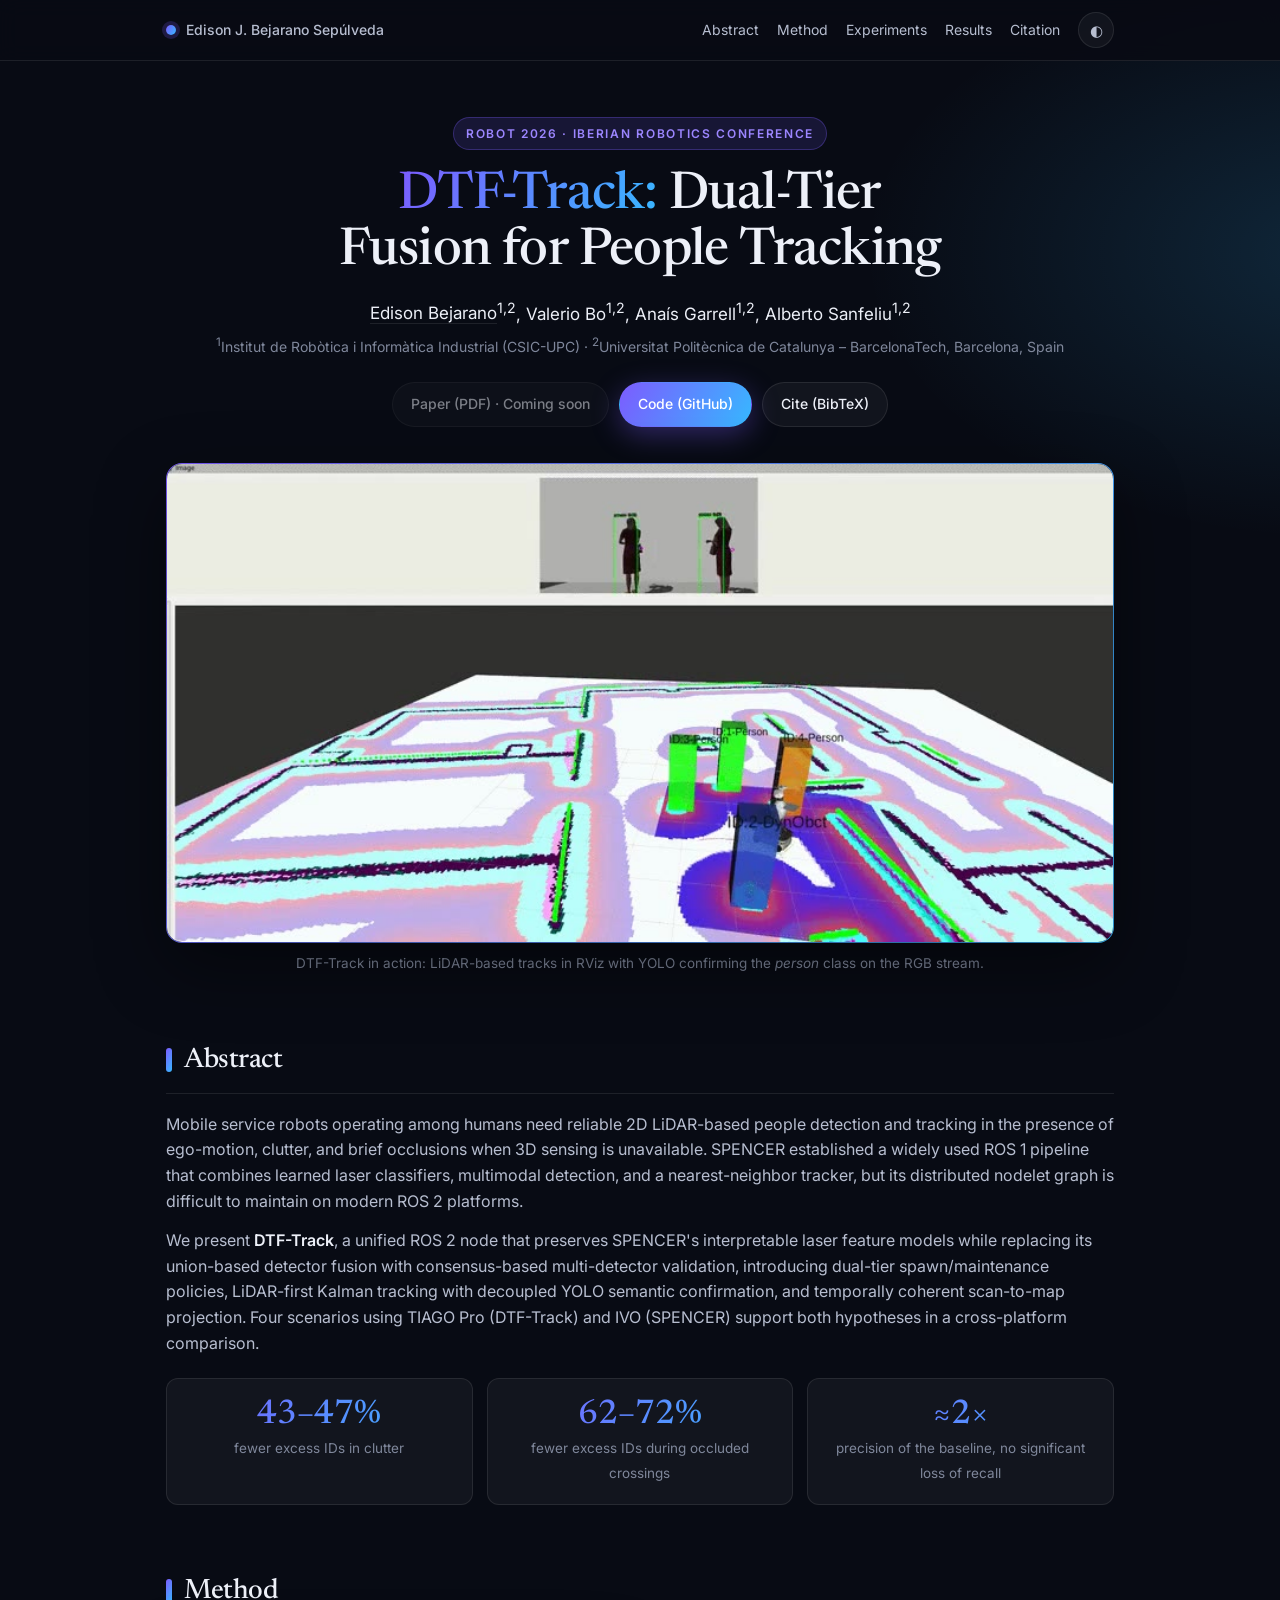
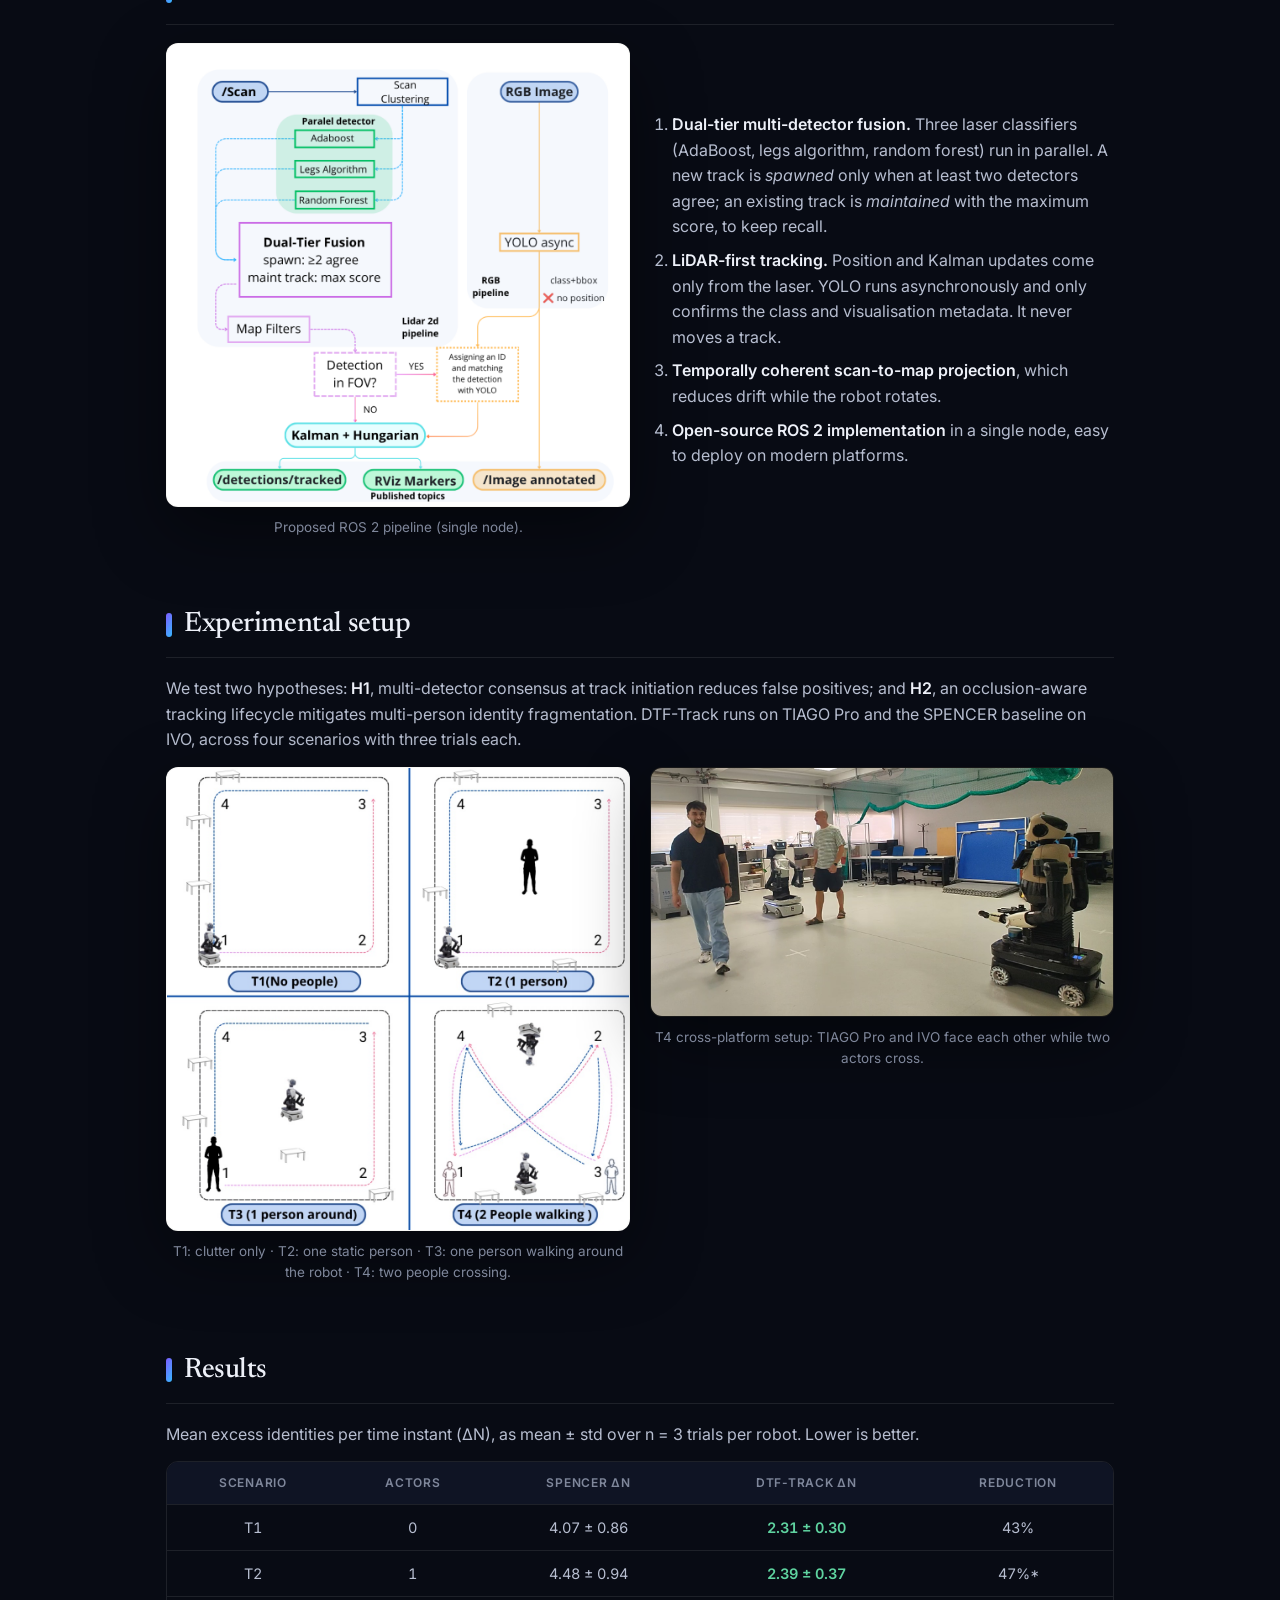
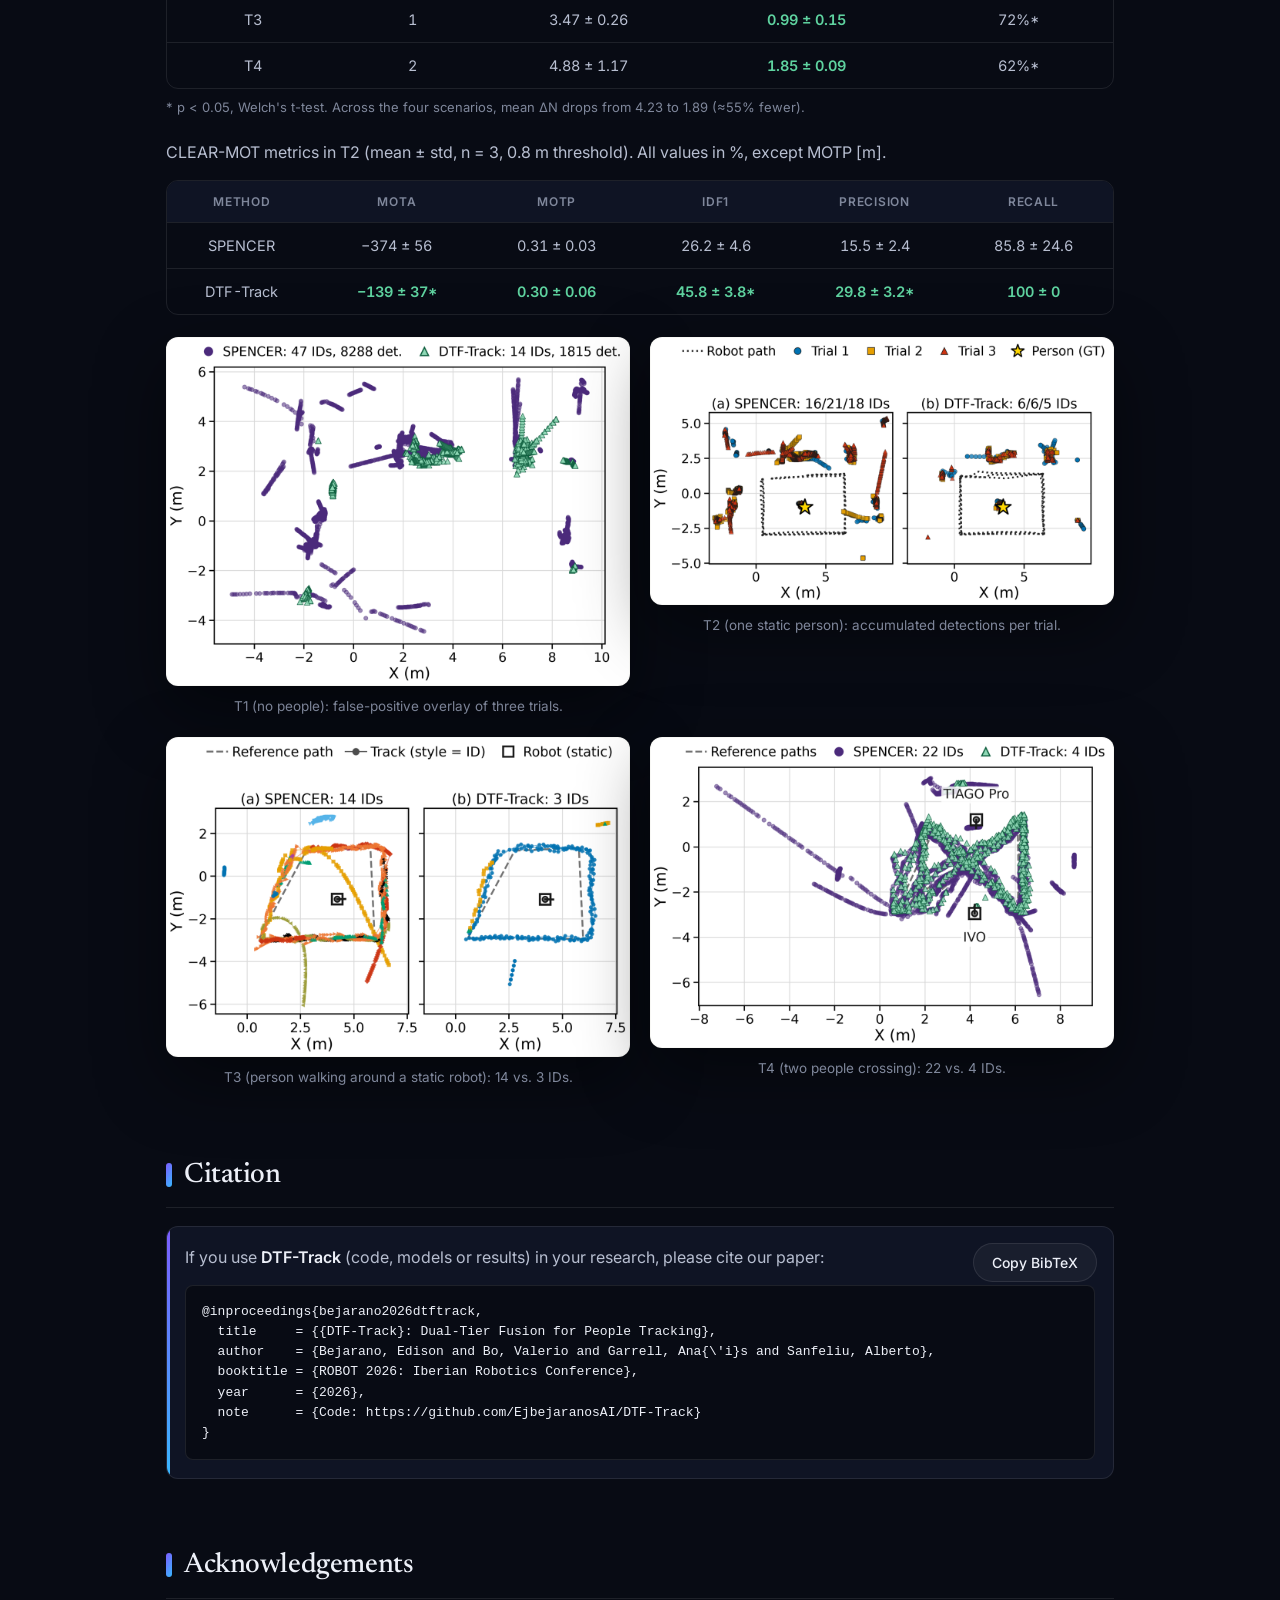
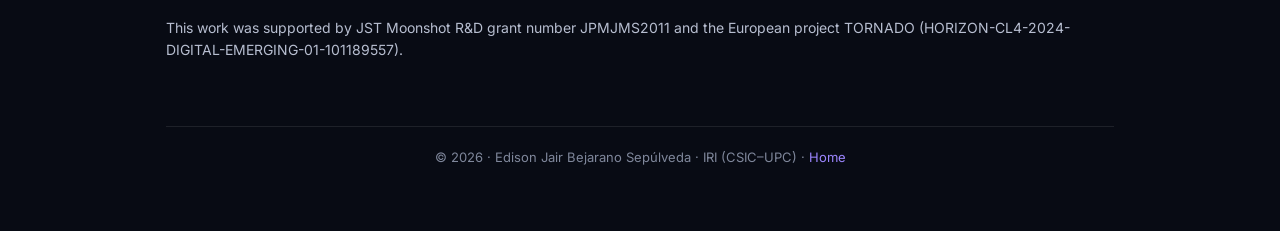
<file: dtf-track/index.html>
<!doctype html>
<html lang="en">
<head>
  <meta charset="utf-8" />
  <meta name="viewport" content="width=device-width,initial-scale=1" />
  <title>DTF-Track: Dual-Tier Fusion for People Tracking</title>
  <meta name="description" content="DTF-Track: a unified ROS 2 node for 2D-LiDAR people tracking with multi-detector consensus and LiDAR-first Kalman tracking. ROBOT 2026, Iberian Robotics Conference." />
  <meta property="og:title" content="DTF-Track: Dual-Tier Fusion for People Tracking" />
  <meta property="og:description" content="ROBOT 2026 · Iberian Robotics Conference · E. Bejarano, V. Bo, A. Garrell, A. Sanfeliu" />
  <meta property="og:image" content="https://ejbejaranosai.github.io/dtf-track/assets/pipeline.png" />

  <link rel="preconnect" href="https://fonts.googleapis.com" />
  <link rel="preconnect" href="https://fonts.gstatic.com" crossorigin />
  <link href="https://fonts.googleapis.com/css2?family=Inter:wght@400;500;600&family=Newsreader:ital,opsz,wght@0,6..72,400;0,6..72,500;1,6..72,400&display=swap" rel="stylesheet" />
  <link rel="stylesheet" href="/assets/site.css" />
  <link rel="stylesheet" href="/assets/project.css" />
  <script>try{var t=localStorage.getItem("theme");if(t)document.documentElement.dataset.theme=t;}catch(_){}</script>
</head>
<body>
  <div class="topbar">
    <div class="topbar-inner">
      <a class="back" href="/">Edison J. Bejarano Sepúlveda</a>
      <nav class="nav" aria-label="Sections">
        <a href="#abstract">Abstract</a>
        <a href="#method">Method</a>
        <a href="#experiments">Experiments</a>
        <a href="#results">Results</a>
        <a href="#citation">Citation</a>
        <button class="theme-toggle" type="button" id="themeToggle" aria-label="Toggle dark mode" title="Toggle dark mode">◐</button>
      </nav>
    </div>
  </div>

  <main class="wrap">
    <header class="hero">
      <div class="venue">ROBOT 2026 · Iberian Robotics Conference</div>
      <h1><span class="accent">DTF-Track:</span> Dual-Tier Fusion for People Tracking</h1>
      <div class="authors">
        <a href="../">Edison Bejarano</a><sup>1,2</sup>,
        Valerio Bo<sup>1,2</sup>,
        Anaís Garrell<sup>1,2</sup>,
        Alberto Sanfeliu<sup>1,2</sup>
      </div>
      <div class="affil">
        <sup>1</sup>Institut de Robòtica i Informàtica Industrial (CSIC-UPC) ·
        <sup>2</sup>Universitat Politècnica de Catalunya – BarcelonaTech, Barcelona, Spain
      </div>
      <div class="actions">
        <span class="btn disabled" title="Available once the proceedings are published">Paper (PDF) · Coming soon</span>
        <a class="btn primary" href="https://github.com/EjbejaranosAI/DTF-Track" target="_blank" rel="noopener">Code (GitHub)</a>
        <a class="btn" href="#citation">Cite (BibTeX)</a>
      </div>
    </header>

    <figure class="figure">
      <div class="hero-media"><div class="media">
        <video autoplay muted loop playsinline preload="metadata" poster="assets/demo_poster.jpg" aria-label="DTF-Track running on a robot: YOLO confirmation on RGB and LiDAR tracks in RViz">
          <source src="assets/demo.mp4" type="video/mp4" />
          <img src="assets/demo.gif" alt="DTF-Track demo" />
        </video>
      </div></div>
      <figcaption class="caption">DTF-Track in action: LiDAR-based tracks in RViz with YOLO confirming the <em>person</em> class on the RGB stream.</figcaption>
    </figure>

    <section class="reveal" id="abstract">
      <h2>Abstract</h2>
      <p>
        Mobile service robots operating among humans need reliable 2D LiDAR-based people detection and tracking in the presence of
        ego-motion, clutter, and brief occlusions when 3D sensing is unavailable. SPENCER established a widely used ROS&nbsp;1 pipeline
        that combines learned laser classifiers, multimodal detection, and a nearest-neighbor tracker, but its distributed nodelet graph
        is difficult to maintain on modern ROS&nbsp;2 platforms.
      </p>
      <p>
        We present <strong>DTF-Track</strong>, a unified ROS&nbsp;2 node that preserves SPENCER's interpretable laser feature models while
        replacing its union-based detector fusion with consensus-based multi-detector validation, introducing dual-tier spawn/maintenance
        policies, LiDAR-first Kalman tracking with decoupled YOLO semantic confirmation, and temporally coherent scan-to-map projection.
        Four scenarios using TIAGO Pro (DTF-Track) and IVO (SPENCER) support both hypotheses in a cross-platform comparison.
      </p>
      <div class="stats">
        <div class="stat"><b>43–47%</b><span>fewer excess IDs in clutter</span></div>
        <div class="stat"><b>62–72%</b><span>fewer excess IDs during occluded crossings</span></div>
        <div class="stat"><b>≈2×</b><span>precision of the baseline, no significant loss of recall</span></div>
      </div>
    </section>

    <section class="reveal" id="method">
      <h2>Method</h2>
      <div class="grid2" style="align-items:center">
        <figure class="figure white">
          <div class="media"><img src="assets/pipeline.png" alt="DTF-Track ROS 2 pipeline: scan clustering, three parallel detectors (AdaBoost, legs algorithm, random forest), dual-tier fusion, map filters, Kalman + Hungarian tracking, and an asynchronous YOLO branch that only confirms class" loading="lazy" /></div>
          <figcaption class="caption">Proposed ROS&nbsp;2 pipeline (single node).</figcaption>
        </figure>
        <div>
          <ol>
            <li><strong>Dual-tier multi-detector fusion.</strong> Three laser classifiers (AdaBoost, legs algorithm, random forest) run in parallel. A new track is <em>spawned</em> only when at least two detectors agree; an existing track is <em>maintained</em> with the maximum score, to keep recall.</li>
            <li><strong>LiDAR-first tracking.</strong> Position and Kalman updates come only from the laser. YOLO runs asynchronously and only confirms the class and visualisation metadata. It never moves a track.</li>
            <li><strong>Temporally coherent scan-to-map projection</strong>, which reduces drift while the robot rotates.</li>
            <li><strong>Open-source ROS&nbsp;2 implementation</strong> in a single node, easy to deploy on modern platforms.</li>
          </ol>
        </div>
      </div>
    </section>

    <section class="reveal" id="experiments">
      <h2>Experimental setup</h2>
      <p>
        We test two hypotheses: <strong>H1</strong>, multi-detector consensus at track initiation reduces false positives; and
        <strong>H2</strong>, an occlusion-aware tracking lifecycle mitigates multi-person identity fragmentation. DTF-Track runs on
        TIAGO Pro and the SPENCER baseline on IVO, across four scenarios with three trials each.
      </p>
      <div class="grid2">
        <figure class="figure white">
          <div class="media"><img src="assets/scenarios.jpg" alt="Four evaluation scenarios: T1 no people, T2 one static person, T3 one person walking around a static robot, T4 two people crossing between two robots" loading="lazy" /></div>
          <figcaption class="caption">T1: clutter only · T2: one static person · T3: one person walking around the robot · T4: two people crossing.</figcaption>
        </figure>
        <figure class="figure">
          <div class="media"><img src="assets/t4_setup.jpg" alt="Lab photo of scenario T4: two people cross between the TIAGO Pro and IVO robots facing each other" loading="lazy" /></div>
          <figcaption class="caption">T4 cross-platform setup: TIAGO Pro and IVO face each other while two actors cross.</figcaption>
        </figure>
      </div>
    </section>

    <section class="reveal" id="results">
      <h2>Results</h2>
      <p>Mean excess identities per time instant (ΔN), as mean ± std over n = 3 trials per robot. Lower is better.</p>
      <div class="table-wrap">
        <table>
          <thead><tr><th>Scenario</th><th>Actors</th><th>SPENCER ΔN</th><th>DTF-Track ΔN</th><th>Reduction</th></tr></thead>
          <tbody>
            <tr><td>T1</td><td>0</td><td>4.07 ± 0.86</td><td class="best">2.31 ± 0.30</td><td>43%</td></tr>
            <tr><td>T2</td><td>1</td><td>4.48 ± 0.94</td><td class="best">2.39 ± 0.37</td><td>47%*</td></tr>
            <tr><td>T3</td><td>1</td><td>3.47 ± 0.26</td><td class="best">0.99 ± 0.15</td><td>72%*</td></tr>
            <tr><td>T4</td><td>2</td><td>4.88 ± 1.17</td><td class="best">1.85 ± 0.09</td><td>62%*</td></tr>
          </tbody>
        </table>
      </div>
      <p class="note">* p &lt; 0.05, Welch's t-test. Across the four scenarios, mean ΔN drops from 4.23 to 1.89 (≈55% fewer).</p>

      <p style="margin-top:22px">CLEAR-MOT metrics in T2 (mean ± std, n = 3, 0.8 m threshold). All values in %, except MOTP [m].</p>
      <div class="table-wrap">
        <table>
          <thead><tr><th>Method</th><th>MOTA</th><th>MOTP</th><th>IDF1</th><th>Precision</th><th>Recall</th></tr></thead>
          <tbody>
            <tr><td>SPENCER</td><td>−374 ± 56</td><td>0.31 ± 0.03</td><td>26.2 ± 4.6</td><td>15.5 ± 2.4</td><td>85.8 ± 24.6</td></tr>
            <tr><td>DTF-Track</td><td class="best">−139 ± 37*</td><td class="best">0.30 ± 0.06</td><td class="best">45.8 ± 3.8*</td><td class="best">29.8 ± 3.2*</td><td class="best">100 ± 0</td></tr>
          </tbody>
        </table>
      </div>

      <div class="grid2" style="margin-top:22px">
        <figure class="figure white">
          <div class="media"><img src="assets/Fig4_T1.png" alt="T1 false-positive overlay: SPENCER 47 IDs and 8288 detections versus DTF-Track 14 IDs and 1815 detections" loading="lazy" /></div>
          <figcaption class="caption">T1 (no people): false-positive overlay of three trials.</figcaption>
        </figure>
        <figure class="figure white">
          <div class="media"><img src="assets/Fig5_T2.png" alt="T2 accumulated detections: SPENCER 16/21/18 IDs versus DTF-Track 6/6/5 IDs" loading="lazy" /></div>
          <figcaption class="caption">T2 (one static person): accumulated detections per trial.</figcaption>
        </figure>
        <figure class="figure white">
          <div class="media"><img src="assets/Fig6_T3.png" alt="T3 tracks: SPENCER 14 IDs versus DTF-Track 3 IDs while one person walks around the static robot" loading="lazy" /></div>
          <figcaption class="caption">T3 (person walking around a static robot): 14 vs. 3 IDs.</figcaption>
        </figure>
        <figure class="figure white">
          <div class="media"><img src="assets/Fig7_T4.png" alt="T4 trajectory comparison: SPENCER 22 IDs versus DTF-Track 4 IDs with two crossing actors" loading="lazy" /></div>
          <figcaption class="caption">T4 (two people crossing): 22 vs. 4 IDs.</figcaption>
        </figure>
      </div>
    </section>

    <section class="reveal" id="citation">
      <h2>Citation</h2>
      <div class="cite-box">
        <button class="btn copy" type="button" data-copy="#bib">Copy BibTeX</button>
        <p>If you use <strong>DTF-Track</strong> (code, models or results) in your research, please cite our paper:</p>
<pre id="bib">@inproceedings{bejarano2026dtftrack,
  title     = {{DTF-Track}: Dual-Tier Fusion for People Tracking},
  author    = {Bejarano, Edison and Bo, Valerio and Garrell, Ana{\'i}s and Sanfeliu, Alberto},
  booktitle = {ROBOT 2026: Iberian Robotics Conference},
  year      = {2026},
  note      = {Code: https://github.com/EjbejaranosAI/DTF-Track}
}</pre>
      </div>
    </section>

    <section class="reveal" id="ack">
      <h2>Acknowledgements</h2>
      <p style="font-size:14px">
        This work was supported by JST Moonshot R&amp;D grant number JPMJMS2011 and the European project TORNADO
        (HORIZON-CL4-2024-DIGITAL-EMERGING-01-101189557).
      </p>
    </section>

    <footer>
      © 2026 · Edison Jair Bejarano Sepúlveda · IRI (CSIC–UPC) · <a href="../">Home</a>
    </footer>
  </main>

  <script src="/assets/site.js"></script>
</body>
</html>
</file>
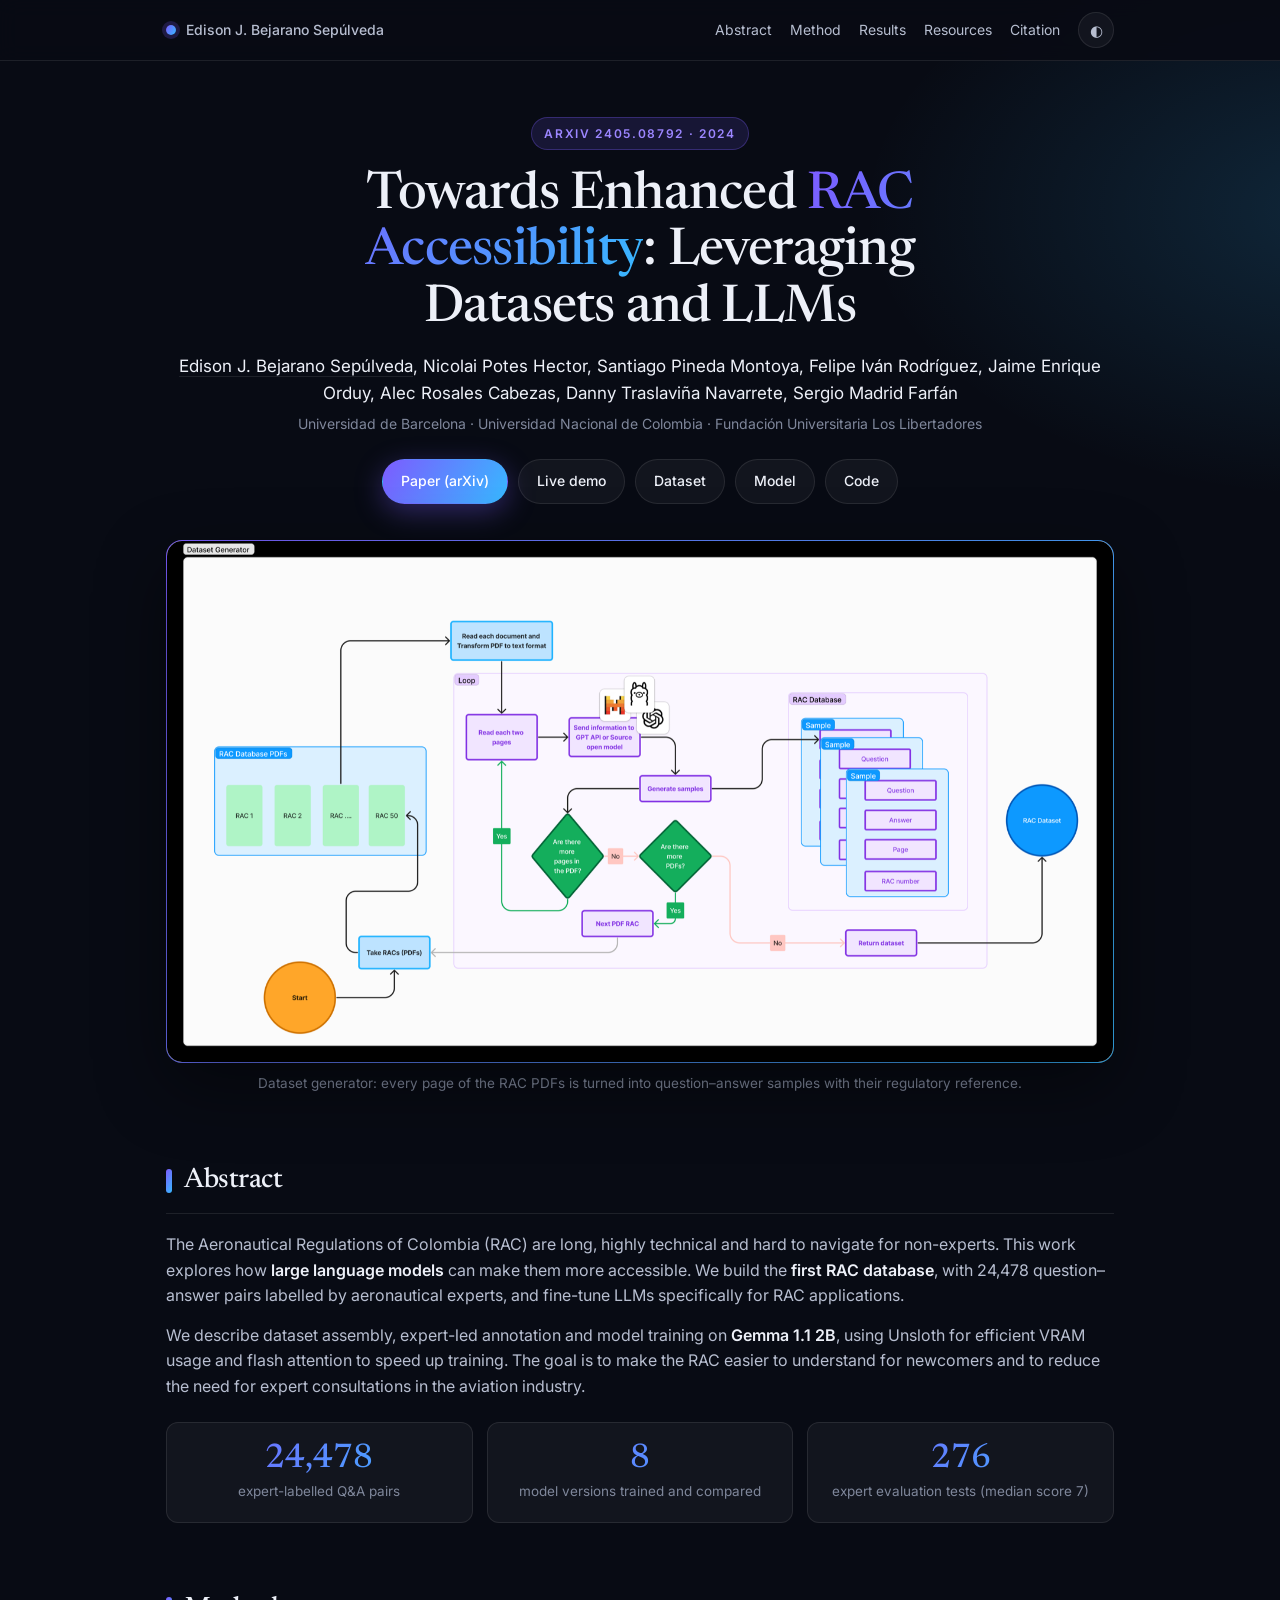
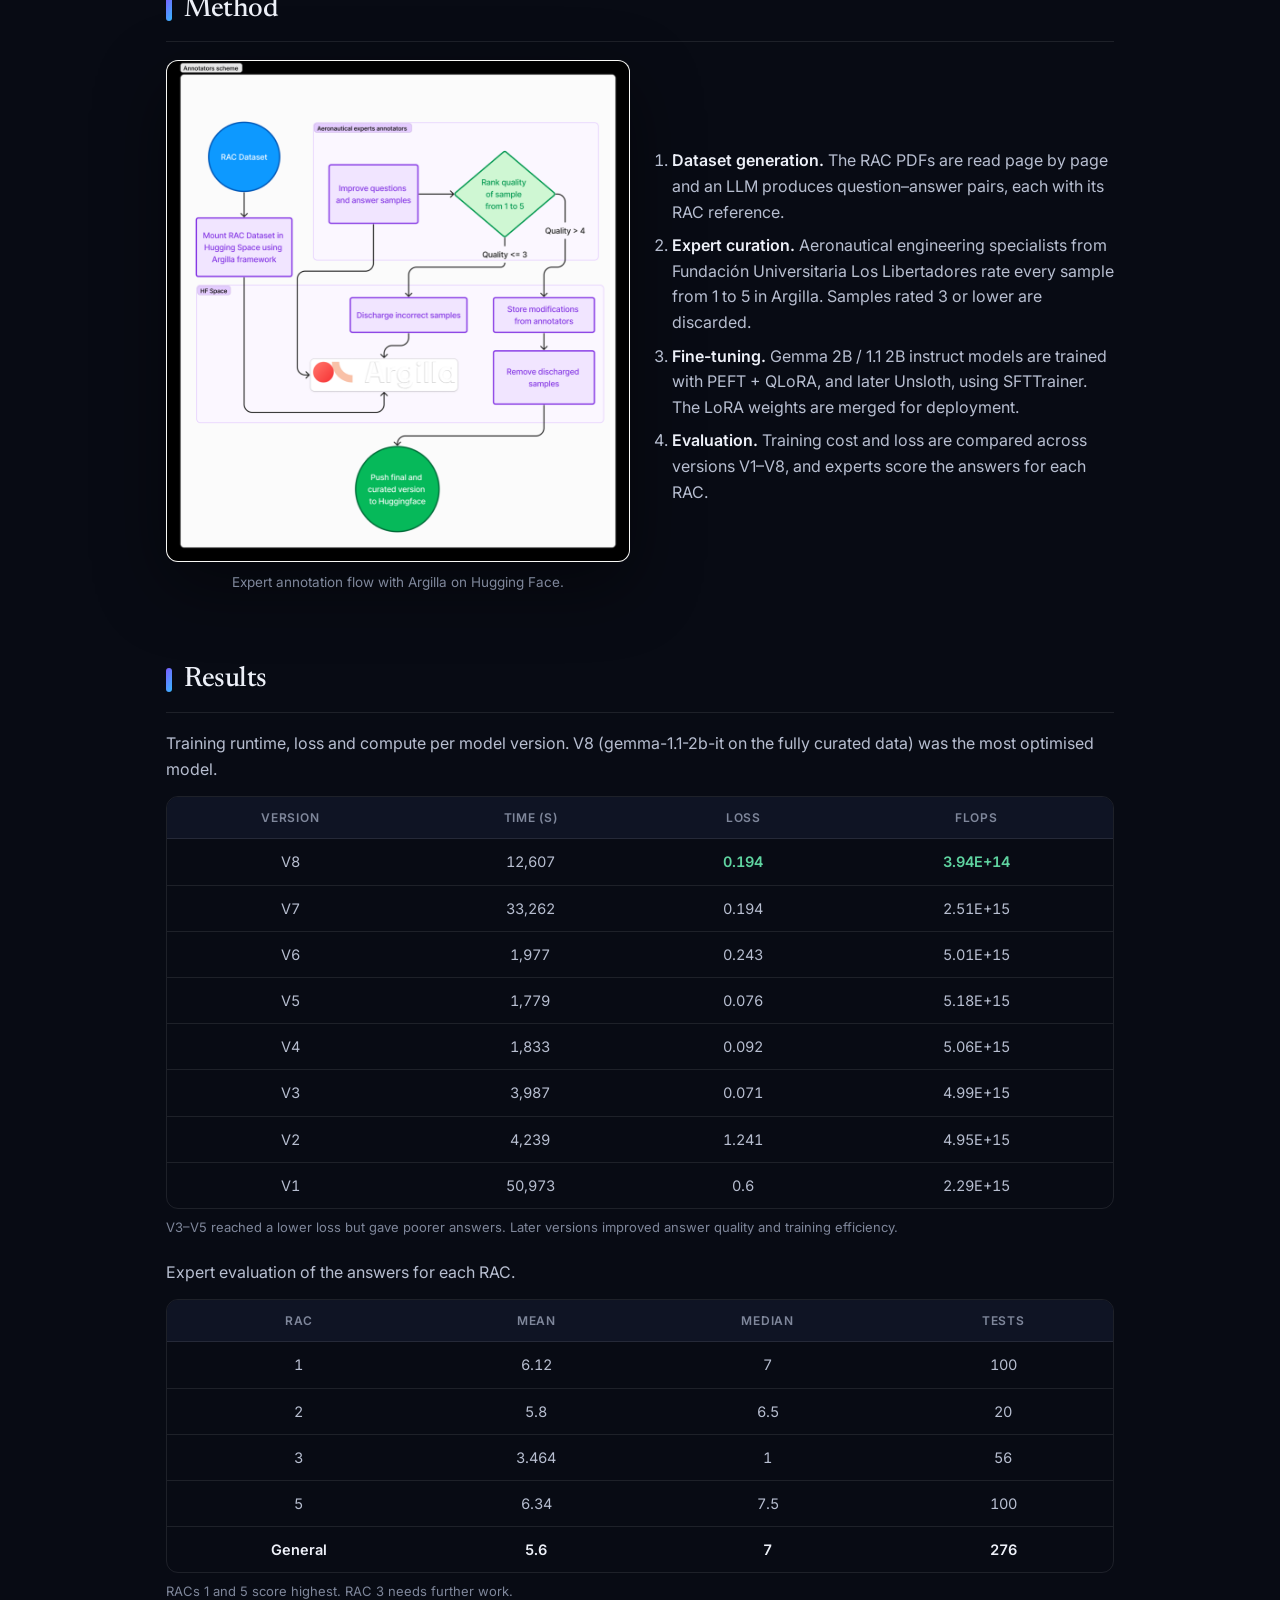
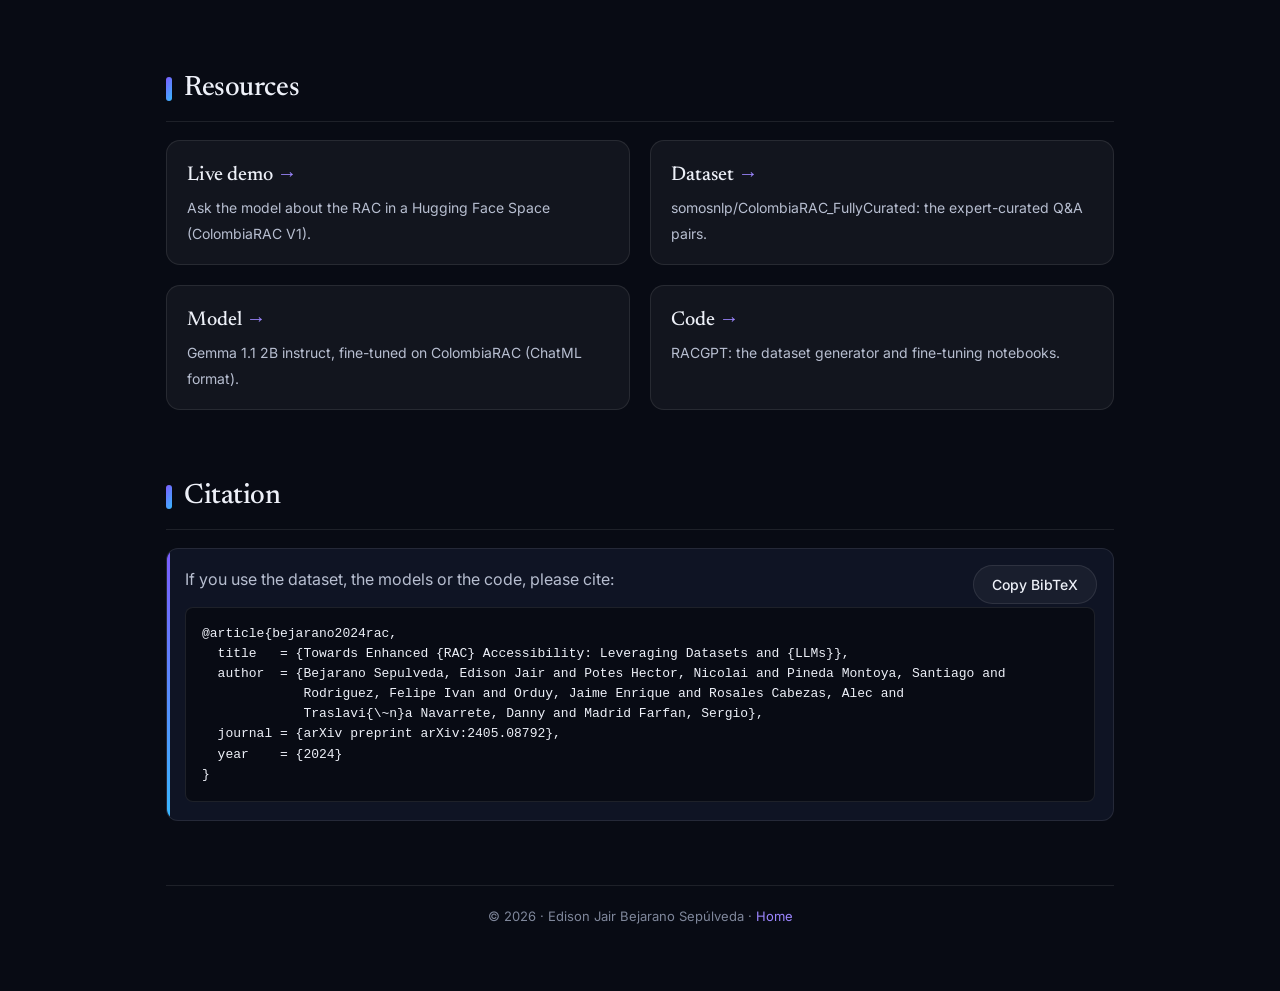
<file: rac-llm/index.html>
<!doctype html>
<html lang="en">
<head>
  <meta charset="utf-8" />
  <meta name="viewport" content="width=device-width,initial-scale=1" />
  <title>ColombiaRAC: LLMs for Aeronautical Regulations</title>
  <meta name="description" content="Towards Enhanced RAC Accessibility: the first expert-curated dataset (24,478 Q&amp;A pairs) and fine-tuned Gemma models for the Aeronautical Regulations of Colombia." />
  <meta property="og:title" content="Towards Enhanced RAC Accessibility: Leveraging Datasets and LLMs" />
  <meta property="og:description" content="Expert-curated RAC dataset + fine-tuned Gemma 1.1 2B · arXiv 2405.08792" />
  <meta property="og:image" content="https://ejbejaranosai.github.io/rac-llm/assets/dataset_generator.png" />
  <link rel="preconnect" href="https://fonts.googleapis.com" />
  <link rel="preconnect" href="https://fonts.gstatic.com" crossorigin />
  <link href="https://fonts.googleapis.com/css2?family=Inter:wght@400;500;600&family=Newsreader:ital,opsz,wght@0,6..72,400;0,6..72,500;1,6..72,400&display=swap" rel="stylesheet" />
  <link rel="stylesheet" href="/assets/site.css" />
  <link rel="stylesheet" href="/assets/project.css" />
  <script>try{var t=localStorage.getItem("theme");if(t)document.documentElement.dataset.theme=t;}catch(_){}</script>
</head>
<body>
  <div class="topbar">
    <div class="topbar-inner">
      <a class="back" href="/">Edison J. Bejarano Sepúlveda</a>
      <nav class="nav" aria-label="Sections">
        <a href="#abstract">Abstract</a>
        <a href="#method">Method</a>
        <a href="#results">Results</a>
        <a href="#resources">Resources</a>
        <a href="#citation">Citation</a>
        <button class="theme-toggle" type="button" id="themeToggle" aria-label="Toggle light/dark mode" title="Toggle light/dark mode">◐</button>
      </nav>
    </div>
  </div>

  <main class="wrap">
    <header class="hero">
      <div class="venue">arXiv 2405.08792 · 2024</div>
      <h1>Towards Enhanced <span class="accent">RAC Accessibility</span>: Leveraging Datasets and LLMs</h1>
      <div class="authors">
        <a href="/">Edison J. Bejarano Sepúlveda</a>, Nicolai Potes Hector, Santiago Pineda Montoya, Felipe Iván Rodríguez,
        Jaime Enrique Orduy, Alec Rosales Cabezas, Danny Traslaviña Navarrete, Sergio Madrid Farfán
      </div>
      <div class="affil">Universidad de Barcelona · Universidad Nacional de Colombia · Fundación Universitaria Los Libertadores</div>
      <div class="actions">
        <a class="btn primary" href="https://arxiv.org/abs/2405.08792" target="_blank" rel="noopener">Paper (arXiv)</a>
        <a class="btn" href="https://huggingface.co/spaces/somosnlp/Colombia_RAC" target="_blank" rel="noopener">Live demo</a>
        <a class="btn" href="https://huggingface.co/datasets/somosnlp/ColombiaRAC_FullyCurated" target="_blank" rel="noopener">Dataset</a>
        <a class="btn" href="https://huggingface.co/somosnlp/gemma-1.1-2b-it_ColombiaRAC_FullyCurated_format_chatML_V1" target="_blank" rel="noopener">Model</a>
        <a class="btn" href="https://github.com/EjbejaranosAI/RACGPT" target="_blank" rel="noopener">Code</a>
      </div>
    </header>

    <figure class="figure white">
      <div class="hero-media"><div class="media"><img src="assets/dataset_generator.png" alt="Dataset generator: each RAC PDF is read page by page, sent to an LLM to produce question–answer samples with their RAC reference, and the samples are assembled into the RAC dataset" /></div></div>
      <figcaption class="caption">Dataset generator: every page of the RAC PDFs is turned into question–answer samples with their regulatory reference.</figcaption>
    </figure>

    <section class="reveal" id="abstract">
      <h2>Abstract</h2>
      <p>
        The Aeronautical Regulations of Colombia (RAC) are long, highly technical and hard to navigate for non-experts. This work explores how
        <strong>large language models</strong> can make them more accessible. We build the <strong>first RAC database</strong>, with
        24,478 question–answer pairs labelled by aeronautical experts, and fine-tune LLMs specifically for RAC applications.
      </p>
      <p>
        We describe dataset assembly, expert-led annotation and model training on <strong>Gemma 1.1 2B</strong>, using Unsloth for efficient VRAM
        usage and flash attention to speed up training. The goal is to make the RAC easier to understand for newcomers and to reduce the need
        for expert consultations in the aviation industry.
      </p>
      <div class="stats">
        <div class="stat"><b>24,478</b><span>expert-labelled Q&amp;A pairs</span></div>
        <div class="stat"><b>8</b><span>model versions trained and compared</span></div>
        <div class="stat"><b>276</b><span>expert evaluation tests (median score 7)</span></div>
      </div>
    </section>

    <section class="reveal" id="method">
      <h2>Method</h2>
      <div class="grid2" style="align-items:center">
        <figure class="figure white">
          <div class="media"><img src="assets/annotation.png" alt="Annotation flow: the RAC dataset is mounted in a Hugging Face Space with Argilla, experts rank each sample from 1 to 5, low-quality samples are discarded and the curated version is pushed to Hugging Face" loading="lazy" /></div>
          <figcaption class="caption">Expert annotation flow with Argilla on Hugging Face.</figcaption>
        </figure>
        <div>
          <ol>
            <li><strong>Dataset generation.</strong> The RAC PDFs are read page by page and an LLM produces question–answer pairs, each with its RAC reference.</li>
            <li><strong>Expert curation.</strong> Aeronautical engineering specialists from Fundación Universitaria Los Libertadores rate every sample from 1 to 5 in Argilla. Samples rated 3 or lower are discarded.</li>
            <li><strong>Fine-tuning.</strong> Gemma 2B / 1.1 2B instruct models are trained with PEFT + QLoRA, and later Unsloth, using SFTTrainer. The LoRA weights are merged for deployment.</li>
            <li><strong>Evaluation.</strong> Training cost and loss are compared across versions V1–V8, and experts score the answers for each RAC.</li>
          </ol>
        </div>
      </div>
    </section>

    <section class="reveal" id="results">
      <h2>Results</h2>
      <p>Training runtime, loss and compute per model version. V8 (gemma-1.1-2b-it on the fully curated data) was the most optimised model.</p>
      <div class="table-wrap">
        <table>
          <thead><tr><th>Version</th><th>Time (s)</th><th>Loss</th><th>FLOPs</th></tr></thead>
          <tbody>
            <tr><td>V8</td><td>12,607</td><td class="best">0.194</td><td class="best">3.94E+14</td></tr>
            <tr><td>V7</td><td>33,262</td><td>0.194</td><td>2.51E+15</td></tr>
            <tr><td>V6</td><td>1,977</td><td>0.243</td><td>5.01E+15</td></tr>
            <tr><td>V5</td><td>1,779</td><td>0.076</td><td>5.18E+15</td></tr>
            <tr><td>V4</td><td>1,833</td><td>0.092</td><td>5.06E+15</td></tr>
            <tr><td>V3</td><td>3,987</td><td>0.071</td><td>4.99E+15</td></tr>
            <tr><td>V2</td><td>4,239</td><td>1.241</td><td>4.95E+15</td></tr>
            <tr><td>V1</td><td>50,973</td><td>0.6</td><td>2.29E+15</td></tr>
          </tbody>
        </table>
      </div>
      <p class="note">V3–V5 reached a lower loss but gave poorer answers. Later versions improved answer quality and training efficiency.</p>

      <p style="margin-top:22px">Expert evaluation of the answers for each RAC.</p>
      <div class="table-wrap">
        <table>
          <thead><tr><th>RAC</th><th>Mean</th><th>Median</th><th>Tests</th></tr></thead>
          <tbody>
            <tr><td>1</td><td>6.12</td><td>7</td><td>100</td></tr>
            <tr><td>2</td><td>5.8</td><td>6.5</td><td>20</td></tr>
            <tr><td>3</td><td>3.464</td><td>1</td><td>56</td></tr>
            <tr><td>5</td><td>6.34</td><td>7.5</td><td>100</td></tr>
            <tr><td><strong>General</strong></td><td><strong>5.6</strong></td><td><strong>7</strong></td><td><strong>276</strong></td></tr>
          </tbody>
        </table>
      </div>
      <p class="note">RACs 1 and 5 score highest. RAC 3 needs further work.</p>
    </section>

    <section class="reveal" id="resources">
      <h2>Resources</h2>
      <div class="grid2">
        <a class="res" href="https://huggingface.co/spaces/somosnlp/Colombia_RAC" target="_blank" rel="noopener"><b>Live demo</b><span>Ask the model about the RAC in a Hugging Face Space (ColombiaRAC V1).</span></a>
        <a class="res" href="https://huggingface.co/datasets/somosnlp/ColombiaRAC_FullyCurated" target="_blank" rel="noopener"><b>Dataset</b><span>somosnlp/ColombiaRAC_FullyCurated: the expert-curated Q&amp;A pairs.</span></a>
        <a class="res" href="https://huggingface.co/somosnlp/gemma-1.1-2b-it_ColombiaRAC_FullyCurated_format_chatML_V1" target="_blank" rel="noopener"><b>Model</b><span>Gemma 1.1 2B instruct, fine-tuned on ColombiaRAC (ChatML format).</span></a>
        <a class="res" href="https://github.com/EjbejaranosAI/RACGPT" target="_blank" rel="noopener"><b>Code</b><span>RACGPT: the dataset generator and fine-tuning notebooks.</span></a>
      </div>
    </section>

    <section class="reveal" id="citation">
      <h2>Citation</h2>
      <div class="cite-box">
        <button class="btn copy" type="button" data-copy="#bib">Copy BibTeX</button>
        <p>If you use the dataset, the models or the code, please cite:</p>
<pre id="bib">@article{bejarano2024rac,
  title   = {Towards Enhanced {RAC} Accessibility: Leveraging Datasets and {LLMs}},
  author  = {Bejarano Sepulveda, Edison Jair and Potes Hector, Nicolai and Pineda Montoya, Santiago and
             Rodriguez, Felipe Ivan and Orduy, Jaime Enrique and Rosales Cabezas, Alec and
             Traslavi{\~n}a Navarrete, Danny and Madrid Farfan, Sergio},
  journal = {arXiv preprint arXiv:2405.08792},
  year    = {2024}
}</pre>
      </div>
    </section>

    <footer>
      © 2026 · Edison Jair Bejarano Sepúlveda · <a href="/">Home</a>
    </footer>
  </main>

  <script src="/assets/site.js"></script>
</body>
</html>
</file>
<file: assets/site.css>
/* Shared styles: ejbejaranosai.github.io (dark by default, light via toggle) */
:root{
  --paper:#080B14;
  --paper-2:#0F1424;
  --card:rgba(255,255,255,.045);
  --ink:#EDF0F8;
  --ink-2:#B7BED0;
  --ink-3:#7F879B;
  --rule:rgba(255,255,255,.09);
  --accent:#9C86FF;
  --accent-2:#45C2FF;
  --accent-soft:rgba(124,92,255,.14);
  --grad:linear-gradient(120deg,#7C5CFF 0%,#37B8FF 100%);
  --good:#5FD3A0;
  --figure-bg:#F7F7F4;
  --shadow:0 24px 70px rgba(0,0,0,.45);
  --serif:"Newsreader", "Iowan Old Style", Georgia, serif;
  --sans:"Inter", ui-sans-serif, system-ui, -apple-system, "Segoe UI", Roboto, Helvetica, Arial, sans-serif;
  --mono:ui-monospace, "SF Mono", Menlo, Consolas, monospace;
  color-scheme: dark;
}
:root[data-theme="light"]{
  --paper:#FAF9F6; --paper-2:#F1EFEA; --card:#FFFFFF;
  --ink:#171A22; --ink-2:#474D5A; --ink-3:#777E8B;
  --rule:#E2DFD7; --accent:#5B3FE0; --accent-2:#1A8FD6; --accent-soft:rgba(91,63,224,.08);
  --good:#1F7A55; --figure-bg:#FFFFFF; --shadow:0 18px 50px rgba(20,24,40,.10);
  color-scheme: light;
}

*{box-sizing:border-box}
html{scroll-behavior:smooth; -webkit-text-size-adjust:100%}
body{margin:0; background:var(--paper); color:var(--ink); font-family:var(--sans); font-size:16px; line-height:1.6; -webkit-font-smoothing:antialiased; overflow-x:hidden}
a{color:var(--accent); text-decoration:none}
a:hover{text-decoration:underline; text-underline-offset:3px}
a:focus-visible, button:focus-visible{outline:2px solid var(--accent-2); outline-offset:3px; border-radius:6px}
img, video{max-width:100%}
h1, h2, h3{font-family:var(--serif); font-weight:500; letter-spacing:-.015em; color:var(--ink)}
.eyebrow{font-family:var(--sans); font-size:12px; font-weight:600; letter-spacing:.16em; text-transform:uppercase; color:var(--ink-3)}
.grad-text{background:var(--grad); -webkit-background-clip:text; background-clip:text; color:transparent}
.muted{color:var(--ink-2)}
.small{font-size:13.5px; color:var(--ink-3)}

/* Buttons */
.btn{display:inline-flex; align-items:center; gap:8px; padding:10px 18px; border:1px solid var(--rule); border-radius:999px; font-size:14px; font-weight:500; color:var(--ink); background:var(--card); cursor:pointer; font-family:var(--sans); transition:transform .15s, border-color .15s, background .15s, box-shadow .15s}
.btn:hover{text-decoration:none; transform:translateY(-1px); border-color:var(--ink-3)}
.btn.primary{background:var(--grad); color:#fff; border-color:transparent; box-shadow:0 8px 28px rgba(124,92,255,.35)}
.btn.primary:hover{box-shadow:0 10px 34px rgba(124,92,255,.5)}
.btn.disabled{opacity:.5; pointer-events:none}
.btn svg{width:16px; height:16px; flex:none}
.links{display:flex; flex-wrap:wrap; gap:6px 16px; font-size:14px}
.links a, .links span{white-space:nowrap}
.links span{color:var(--ink-3)}

.theme-toggle{border:1px solid var(--rule); background:var(--card); color:var(--ink-2); border-radius:999px; width:36px; height:36px; cursor:pointer; font-size:15px; line-height:1}
.theme-toggle:hover{color:var(--ink); border-color:var(--ink-3)}

/* Reveal on scroll */
.reveal{opacity:0; transform:translateY(18px); transition:opacity .7s ease, transform .7s ease}
.reveal.in{opacity:1; transform:none}
@media (prefers-reduced-motion: reduce){ .reveal{opacity:1; transform:none; transition:none} html{scroll-behavior:auto} }
</file>
<file: assets/project.css>
/* Shared styles for project pages (DTF-Track, PAD, ...). Load after site.css. */
.topbar{position:sticky; top:0; z-index:50; background:color-mix(in srgb, var(--paper) 88%, transparent); backdrop-filter:blur(10px); border-bottom:1px solid var(--rule)}
.topbar-inner{max-width:980px; margin:0 auto; padding:12px 16px; display:flex; justify-content:space-between; align-items:center; gap:12px}
.back{font-size:14px; color:var(--ink-2)}
.nav{display:flex; gap:18px; font-size:14px; align-items:center}
.nav a{color:var(--ink-2)}
.nav a:hover{color:var(--ink); text-decoration:none}
@media (max-width:720px){ .nav a{display:none} }

.wrap{max-width:980px; margin:0 auto; padding:56px 16px 64px}
header.hero{text-align:center; margin-bottom:36px}
.venue{display:inline-block; font-size:12px; font-weight:600; letter-spacing:.14em; text-transform:uppercase; color:var(--accent); background:var(--accent-soft); border-radius:999px; padding:6px 12px; margin-bottom:18px}
h1{margin:0 auto 16px; max-width:760px; font-size:clamp(32px,5.4vw,52px); line-height:1.08; text-wrap:balance}
.authors{font-size:17px}
.authors a{color:var(--ink); border-bottom:1px solid var(--rule)}
.authors a:hover{text-decoration:none; border-color:var(--accent)}
.affil{margin-top:6px; font-size:14px; color:var(--ink-3)}
.actions{display:flex; gap:10px; justify-content:center; flex-wrap:wrap; margin-top:24px}

.media{border-radius:12px; overflow:hidden; border:1px solid var(--rule); background:#000}
.media video, .media img{display:block; width:100%; height:auto}
.figure{margin:0}
.figure.white .media{background:var(--figure-bg)}
.caption{font-size:13.5px; color:var(--ink-3); margin-top:10px; text-align:center}

section{margin-top:64px}
h2{font-size:28px; margin:0 0 18px; padding-bottom:10px; border-bottom:1px solid var(--rule)}
p{color:var(--ink-2); margin:0 0 14px; font-size:16px}
ol, ul{color:var(--ink-2); padding-left:22px; margin:0}
li{margin:8px 0}
strong{color:var(--ink); font-weight:600}

.stats{display:grid; grid-template-columns:repeat(3,1fr); gap:14px; margin-top:22px}
.stat{border:1px solid var(--rule); background:var(--paper-2); border-radius:12px; padding:18px 14px; text-align:center}
.stat b{display:block; font-family:var(--serif); font-weight:500; font-size:34px; color:var(--good); line-height:1.1}
.stat span{font-size:13.5px; color:var(--ink-3)}
@media (max-width:640px){ .stats{grid-template-columns:1fr} }

.grid2{display:grid; grid-template-columns:1fr 1fr; gap:20px}
@media (max-width:760px){ .grid2{grid-template-columns:1fr} }

.table-wrap{overflow-x:auto; border:1px solid var(--rule); border-radius:12px}
table{width:100%; border-collapse:collapse; font-size:14.5px; min-width:520px}
th, td{padding:11px 12px; text-align:center; border-bottom:1px solid var(--rule)}
th{color:var(--ink-3); font-weight:600; font-size:12px; text-transform:uppercase; letter-spacing:.06em; background:var(--paper-2)}
td{color:var(--ink-2); font-variant-numeric:tabular-nums}
td.best{color:var(--good); font-weight:600}
tr:last-child td{border-bottom:0}
.note{font-size:13px; color:var(--ink-3); margin-top:8px}

.cite-box{position:relative; border:1px solid var(--rule); border-left:3px solid var(--accent); background:var(--paper-2); border-radius:12px; padding:18px}
pre{margin:0; padding:16px; border-radius:8px; background:var(--paper); border:1px solid var(--rule); overflow-x:auto; font-family:var(--mono); font-size:13px; line-height:1.55; color:var(--ink)}
.copy{position:absolute; top:16px; right:16px}
@media (max-width:560px){ .copy{position:static; margin-bottom:12px} }

footer{margin-top:64px; padding-top:20px; border-top:1px solid var(--rule); text-align:center; font-size:13px; color:var(--ink-3)}

/* ---- Visual identity shared with the homepage ---- */
body{background:
  radial-gradient(900px 520px at 15% -8%, rgba(124,92,255,.28), transparent 60%),
  radial-gradient(800px 480px at 105% 5%, rgba(55,184,255,.16), transparent 60%),
  var(--paper); background-repeat:no-repeat}
:root[data-theme="light"] body{background:
  radial-gradient(900px 520px at 15% -8%, rgba(124,92,255,.12), transparent 60%),
  radial-gradient(800px 480px at 105% 5%, rgba(55,184,255,.08), transparent 60%),
  var(--paper); background-repeat:no-repeat}
.back{display:inline-flex; align-items:center; gap:10px; font-weight:500}
.back::before{content:""; width:10px; height:10px; border-radius:99px; background:var(--grad); box-shadow:0 0 0 4px rgba(124,92,255,.2)}
.back:hover{color:var(--ink); text-decoration:none}
.venue{background:var(--accent-soft); color:var(--accent); border:1px solid rgba(124,92,255,.3)}
h1 .accent{background:var(--grad); -webkit-background-clip:text; background-clip:text; color:transparent}
.media{box-shadow:var(--shadow)}
.hero-media{position:relative; border-radius:16px; padding:1px; background:var(--grad)}
.hero-media .media{border:0; border-radius:15px}
.stat{background:var(--card)}
.stat b{background:var(--grad); -webkit-background-clip:text; background-clip:text; color:transparent}
h2{display:flex; align-items:center; gap:12px}
h2::before{content:""; width:6px; height:24px; border-radius:3px; background:var(--grad); flex:none}
.cite-box{border-left:1px solid var(--rule); position:relative; overflow:hidden}
.cite-box::before{content:""; position:absolute; inset:0 auto 0 0; width:3px; background:var(--grad)}
.chips{display:flex; flex-wrap:wrap; gap:8px; margin:6px 0 16px}
.chips span{font-size:12.5px; padding:5px 11px; border-radius:999px; border:1px solid var(--rule); background:var(--card); color:var(--ink-2)}
.chips b{color:var(--ink); font-weight:600}
.res{display:block; padding:18px 20px; border-radius:14px; border:1px solid var(--rule); background:var(--card); color:var(--ink); transition:transform .15s, border-color .15s}
.res:hover{text-decoration:none; transform:translateY(-2px); border-color:rgba(124,92,255,.5)}
.res b{display:block; font-family:var(--serif); font-weight:500; font-size:20px; margin-bottom:4px}
.res b::after{content:" →"; color:var(--accent)}
.res span{font-size:14px; color:var(--ink-2)}
</file>
